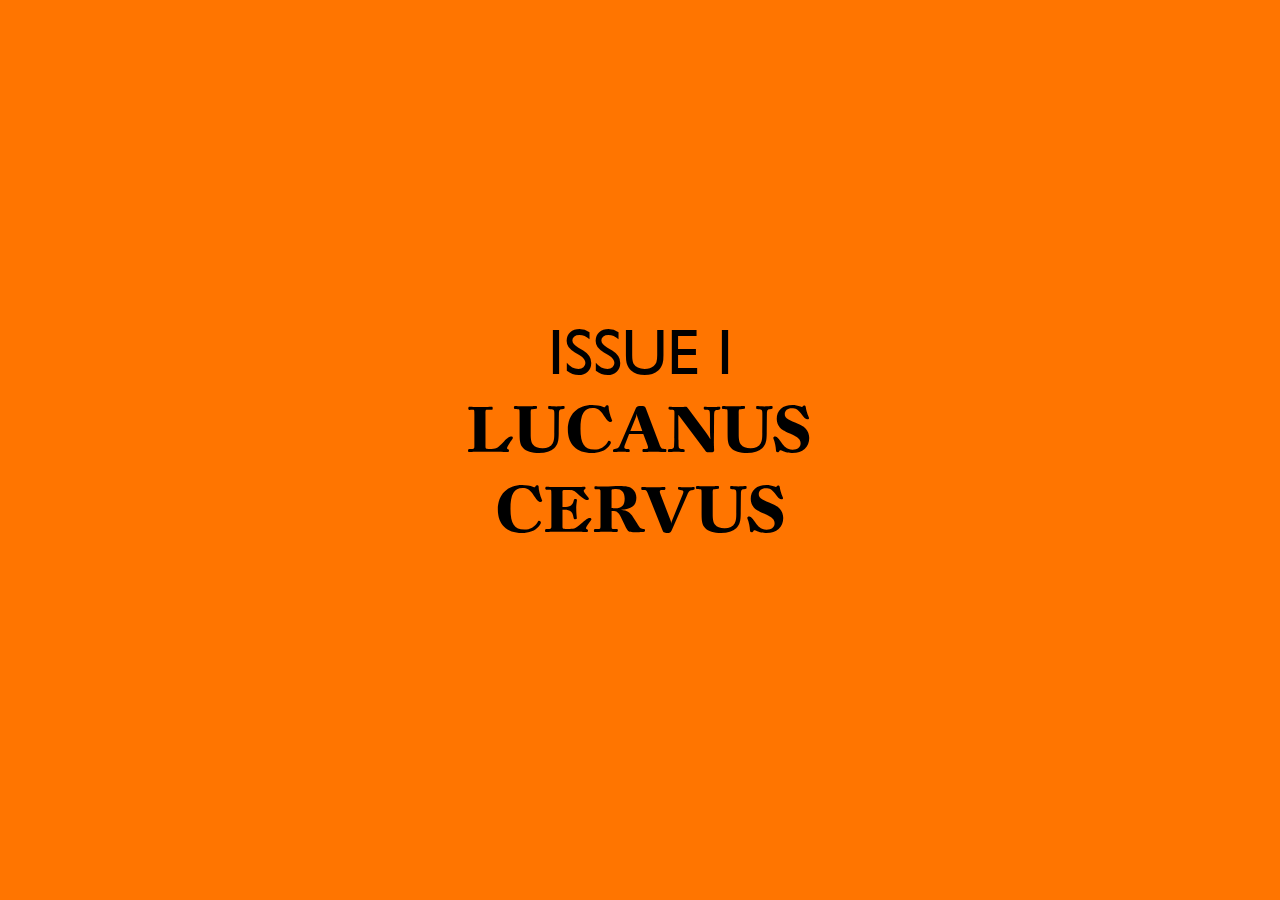
<file: index.html>
<!DOCTYPE html>
<html lang="en" >
<head>
  <meta charset="UTF-8">
  <title>70percento</title>
  <meta name="viewport" content="width=device-width, initial-scale=1">
  <link rel="stylesheet" href="./style.css">
  <link rel="icon" href="assets/favicon01.png" sizes="16x16" type="image/png">

</head>
<body>

  <div class="background">
    <div class="container">
      <a href="lucanuscervus/eng.html"class="titleSans">
        <div class="titleSans">issue I</div>
        <div class="titleSerif">Lucanus Cervus</div><br>
      </a>
    <div>
  </div>

</body>
</html>
</file>
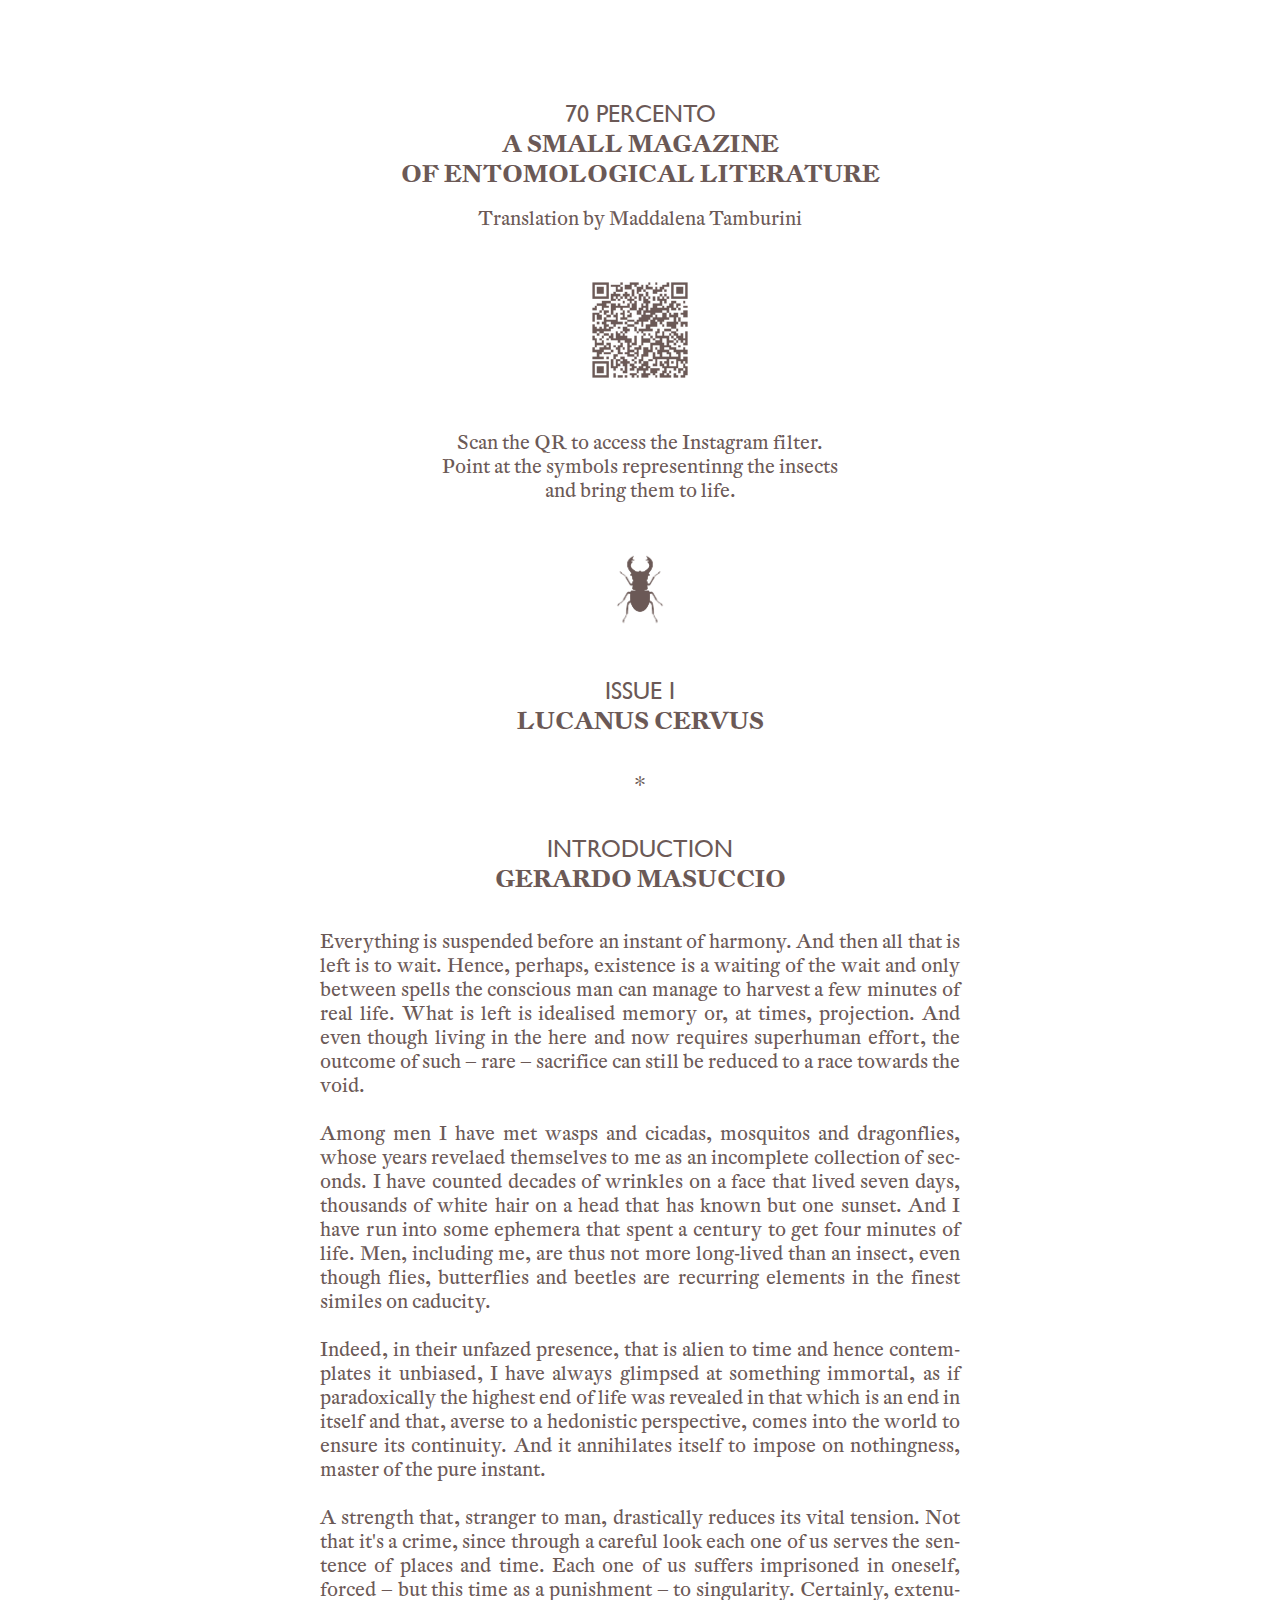
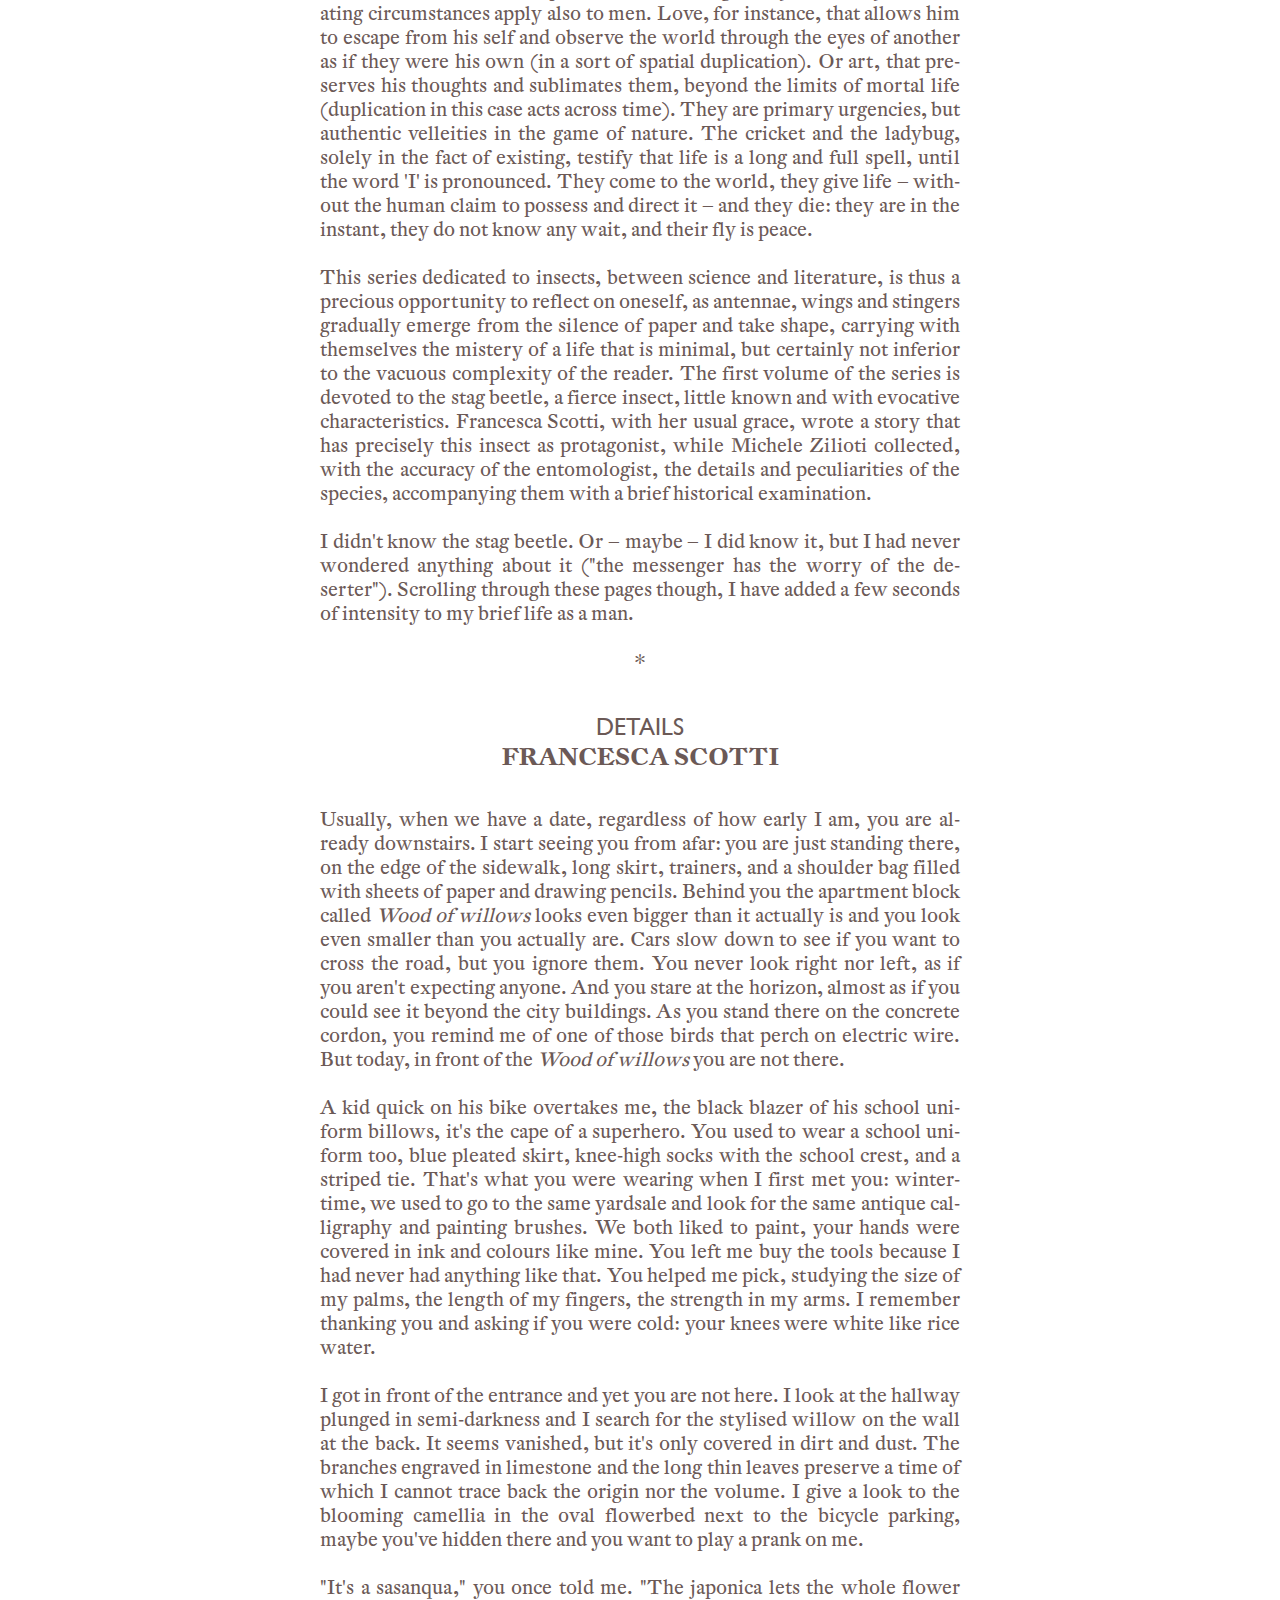
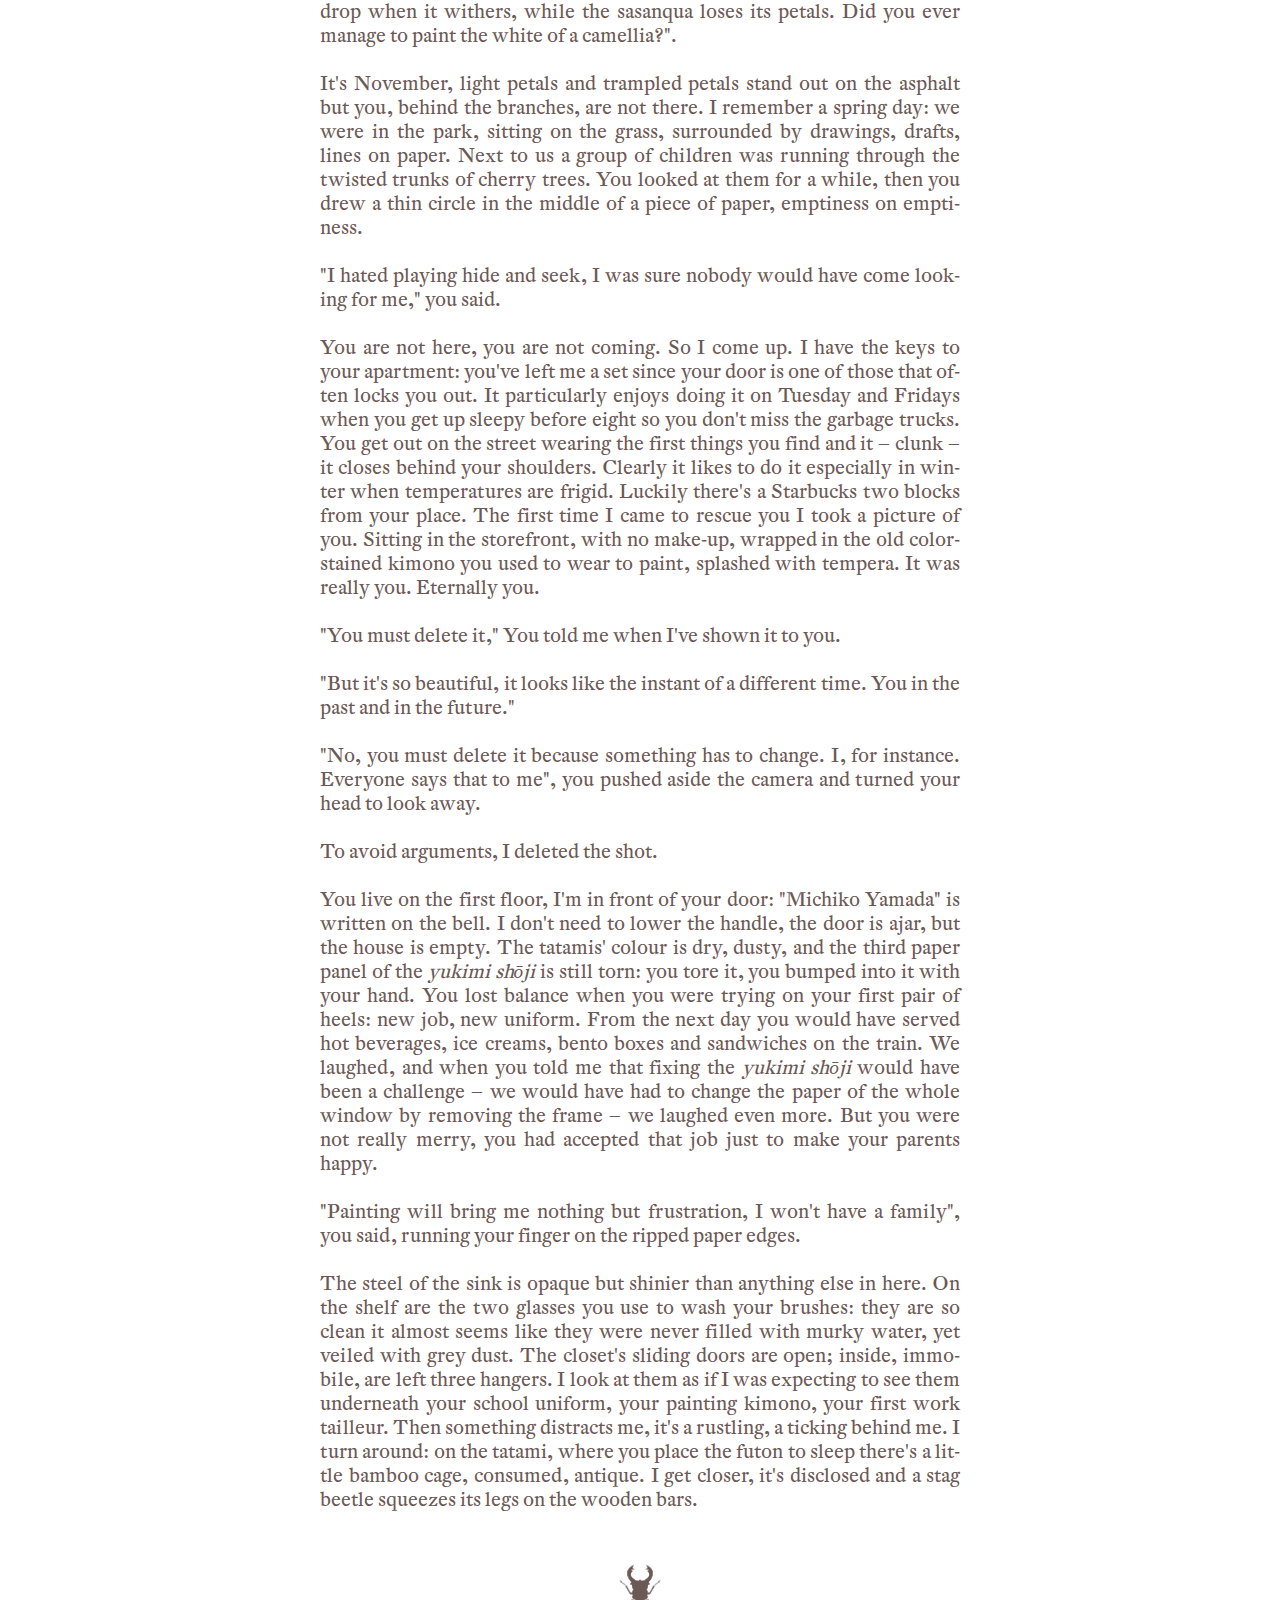
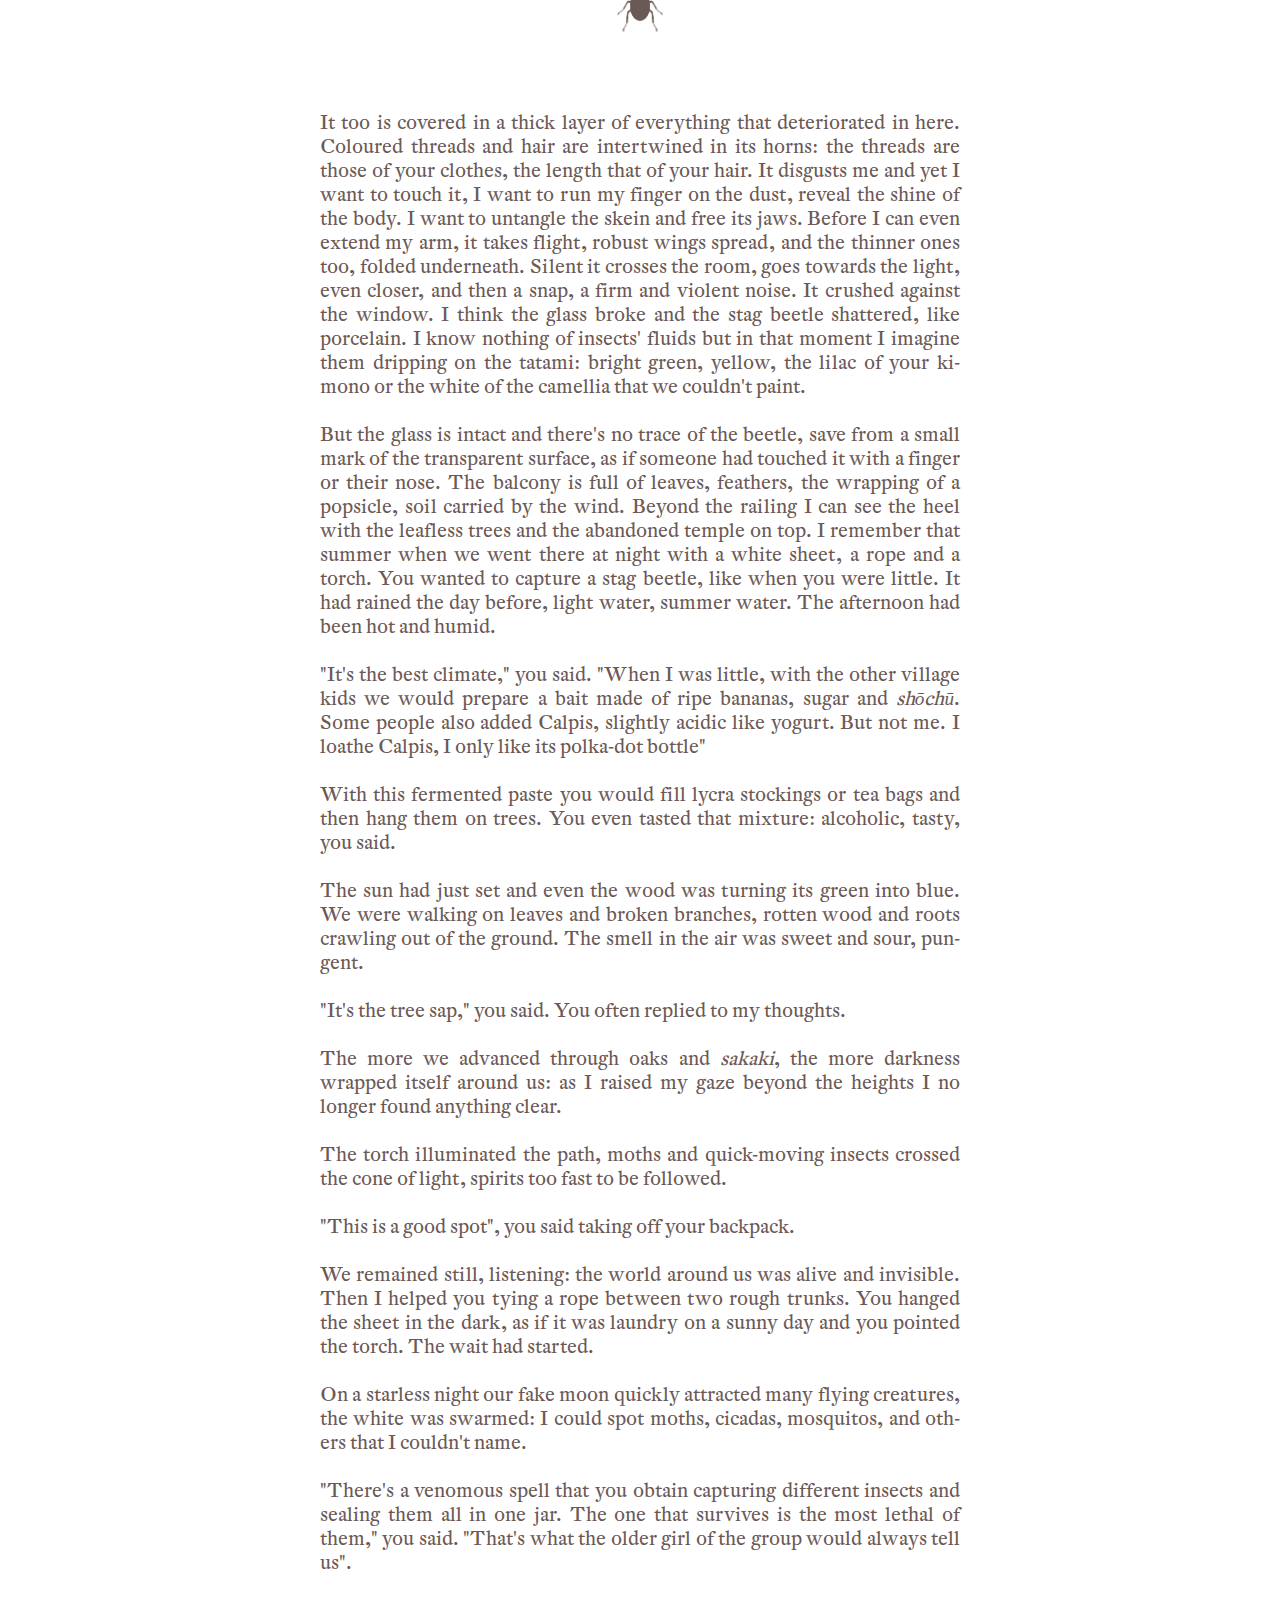
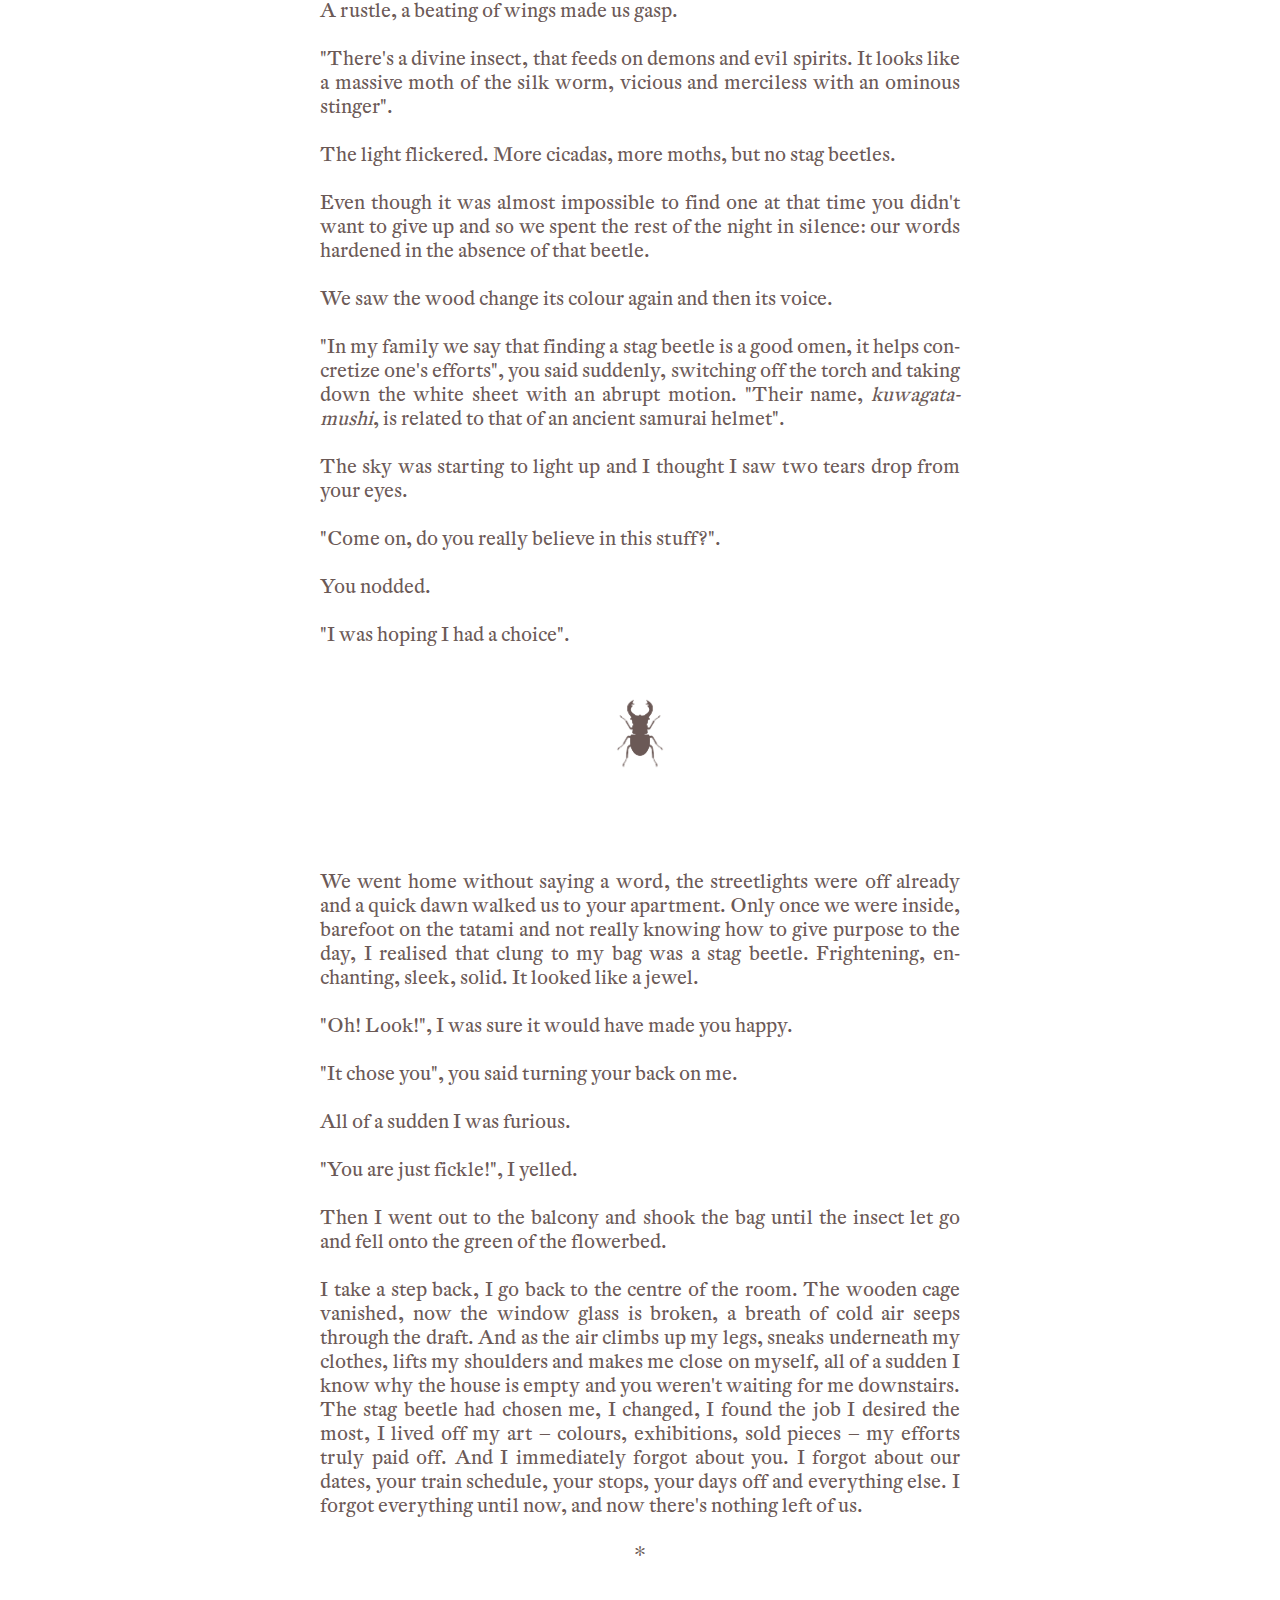
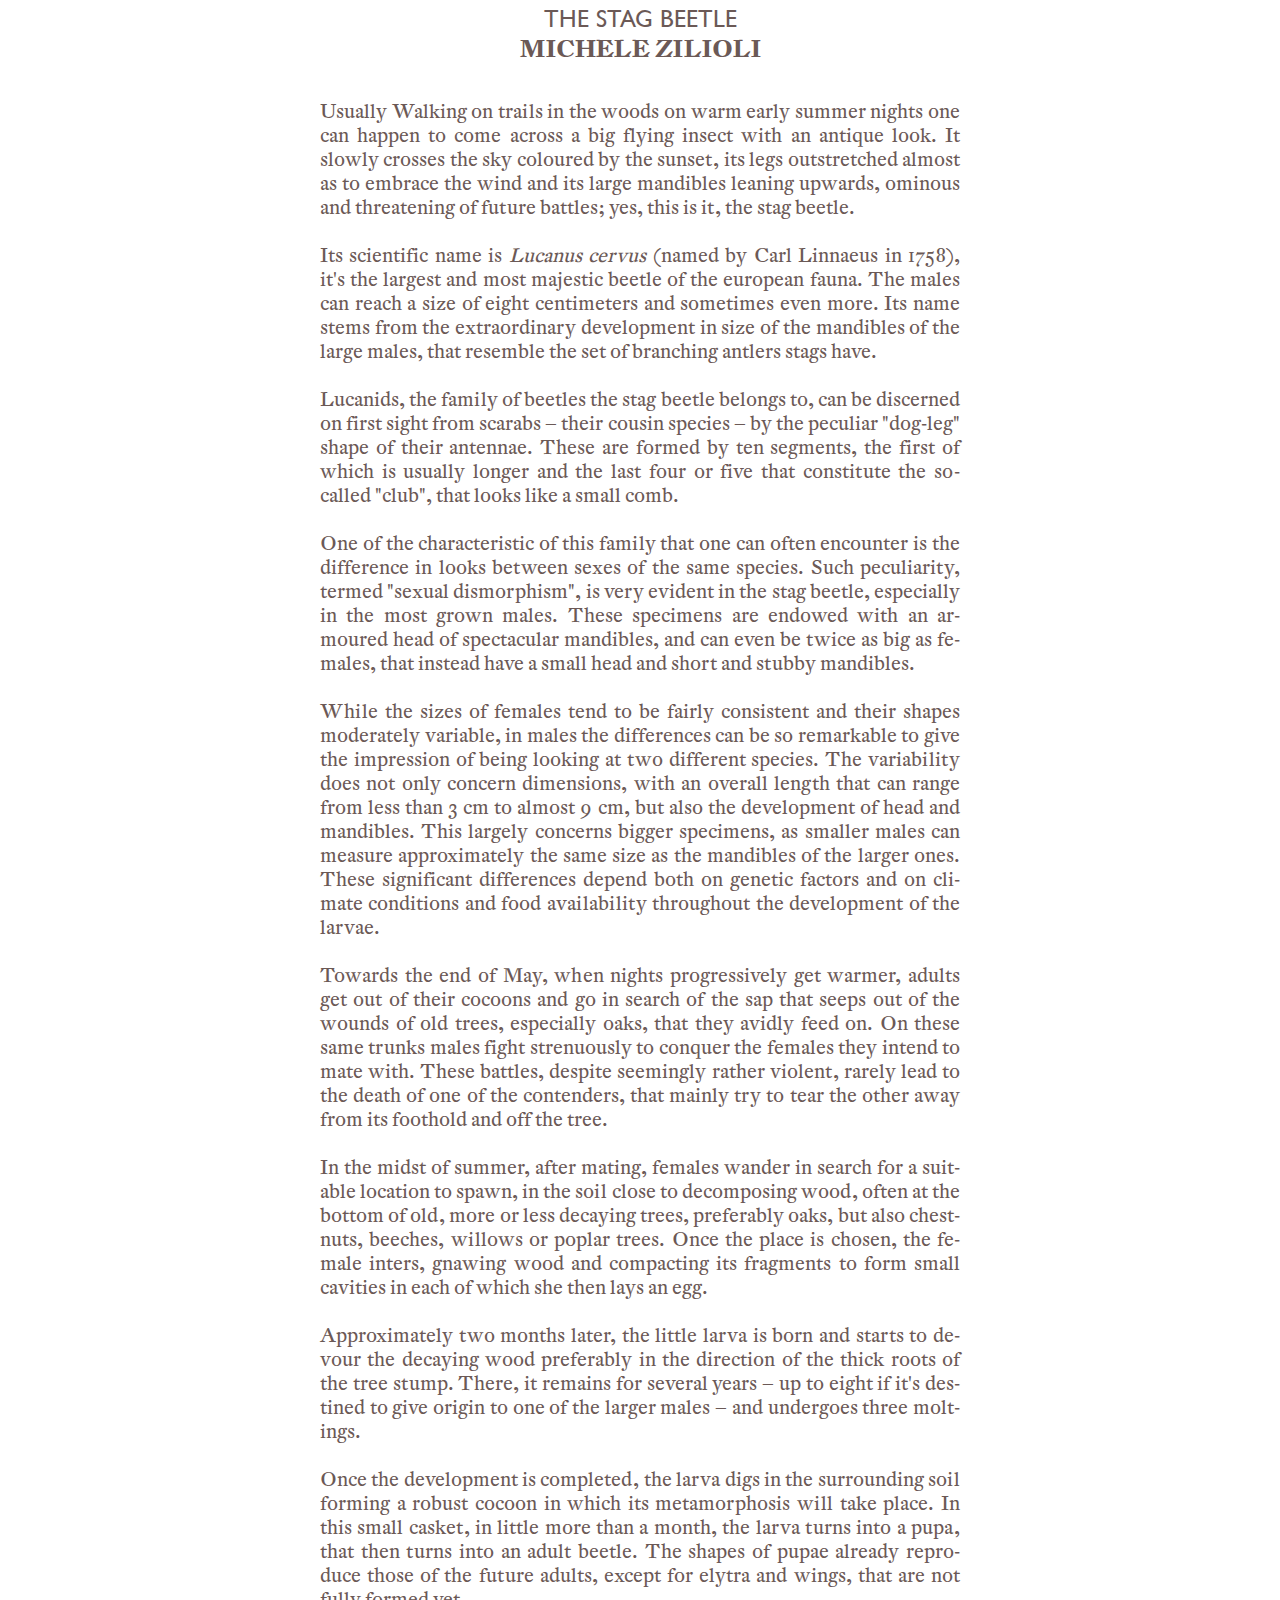
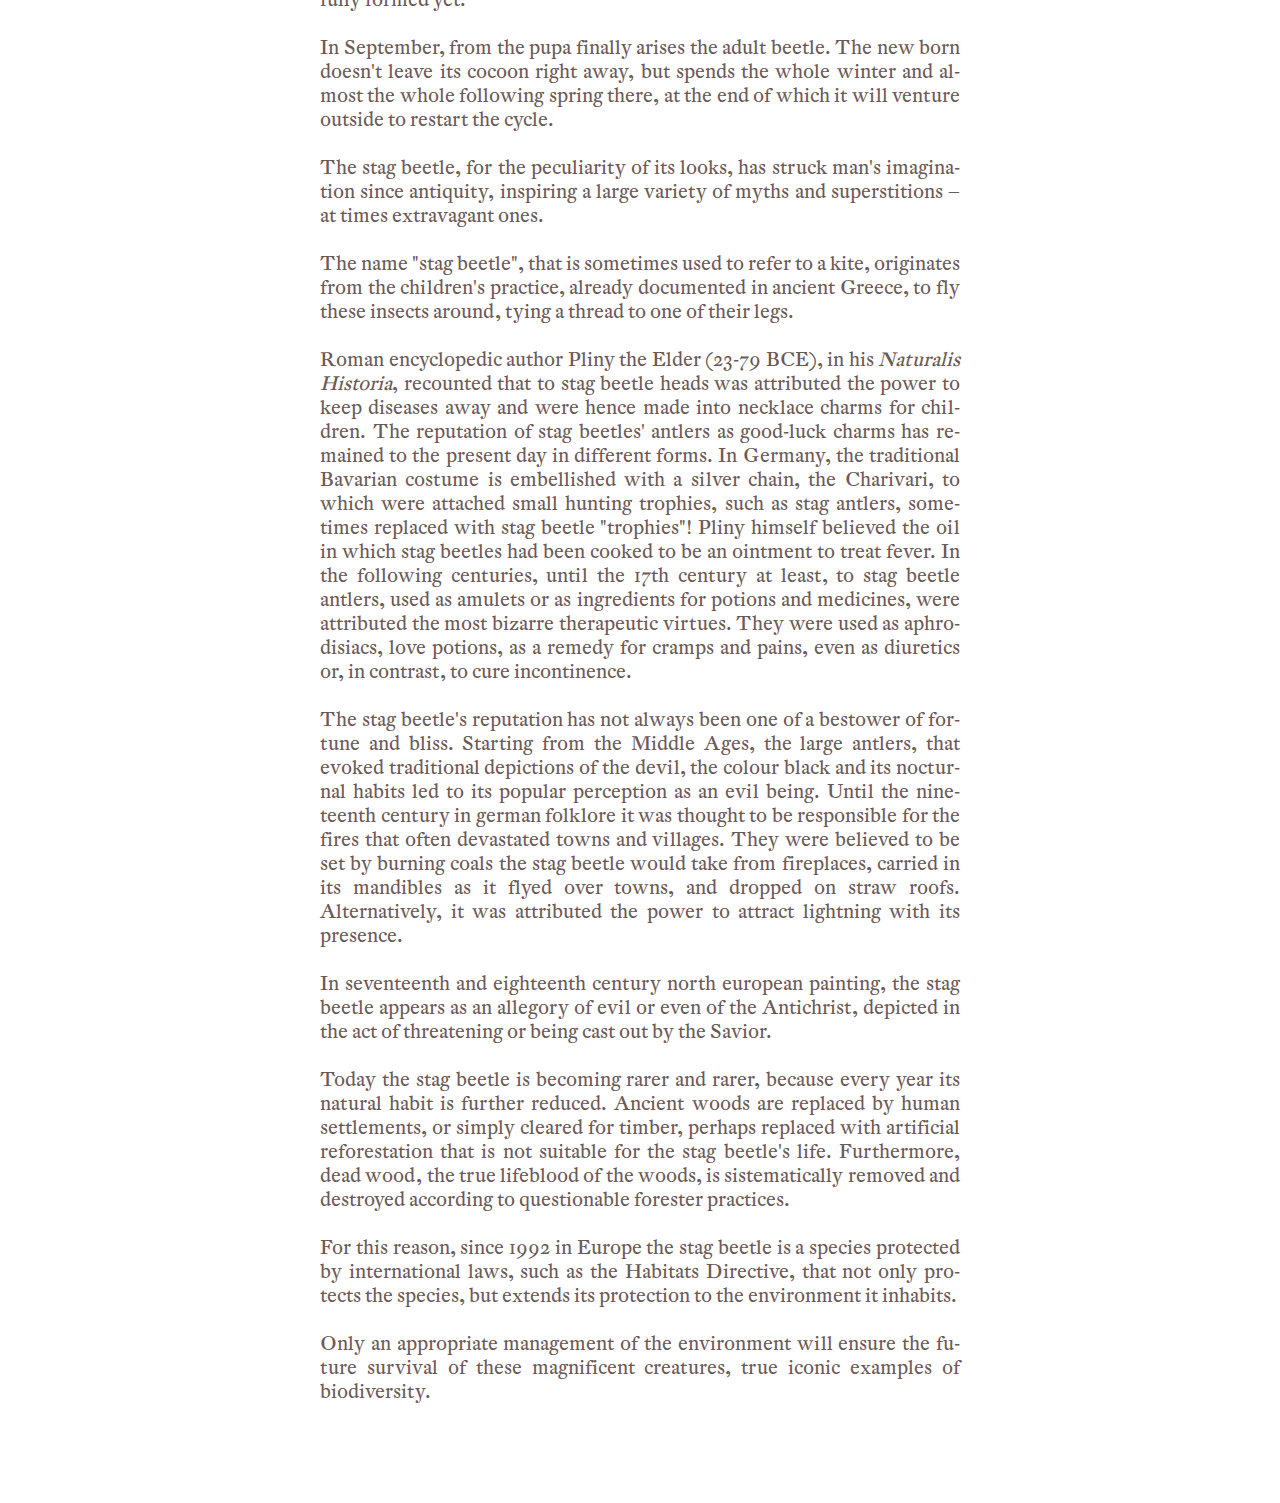
<file: lucanuscervus/eng.html>
<!DOCTYPE html>
<html lang="en" >
<head>
  <meta charset="UTF-8">
  <title>70percento</title>
  <meta name="viewport" content="width=device-width, initial-scale=1">
  <link rel="stylesheet" href="../style.css">
  <link rel="icon" href="../assets/favicon01.png" sizes="16x16" type="image/png">

</head>
<body>
  <div class="background2">
    <div class="container">
      <div class="intro">
        <div class="titleSansInt">70 percento</div>
        <div class="titleSerifInt">a small magazine <br> of entomological literature</div><br>
        <div class="info">Translation by Maddalena Tamburini</div>
        <img class="qr" src="../assets/QR_code.png">
        <div class="info">Scan the QR to access the Instagram filter. <br> Point at the symbols representinng the insects <br> and bring them to life.</div>
      </div>
      <div class="book">
        <img class="icon" src="../assets/cervo_icon.png">
        <div class="titleSansInt">issue I</div>
        <div class="titleSerifInt">Lucanus Cervus</div><br><br>
        <div class="titleSansInt">*</div><br><br>
        <div class="titleSansInt">introduction</div>
        <div class="titleSerifInt">Gerardo Masuccio</div><br><br>
        <div class="bodyInt">Everything is suspended before an instant of harmony. And then all that is left is to wait. Hence, perhaps,
            existence is a waiting of the wait and only between spells the conscious man can manage to harvest a few minutes of real life. What is left is idealised memory or, at times, projection.
            And even though living in the here and now requires superhuman effort, the outcome of such – rare – sacrifice can still be reduced to a race towards the void.
            <br><br>Among men I have met wasps and cicadas, mosquitos and dragonflies, whose years revelaed themselves to me as an incomplete collection of seconds. I have counted decades of wrinkles on a face that lived seven days,
            thousands of white hair on a head that has known but one sunset. And I have run into some ephemera that spent a century to get four minutes of life. Men, including me, are thus not more long-lived than an insect,
            even though flies, butterflies and beetles are recurring elements in the finest similes on caducity.
            <br><br>Indeed, in their unfazed presence, that is alien to time and hence contemplates it unbiased, I have always glimpsed at something immortal,
            as if paradoxically the highest end of life was revealed in that which is an end in itself and that,
            averse to a hedonistic perspective, comes into the world to ensure its continuity.
            And it annihilates itself to impose on nothingness, master of the pure instant.
            <br><br>A strength that, stranger to man, drastically reduces its vital tension.
            Not that it's a crime, since through a careful look each one of us serves the sentence of places and time.
            Each one of us suffers imprisoned in oneself, forced – but this time as a punishment – to singularity.
            Certainly, extenuating circumstances apply also to men. Love, for instance, that allows him to escape from his self
            and observe the world through the eyes of another as if they were his own (in a sort of spatial duplication). Or art,
            that preserves his thoughts and sublimates them, beyond the limits of mortal life (duplication in this case acts across time).
            They are primary urgencies, but authentic velleities in the game of nature. The cricket and the ladybug,
            solely in the fact of existing, testify that life is a long and full spell, until the word 'I' is pronounced.
            They come to the world, they give life – without the human claim to possess and direct it
            – and they die: they are in the instant, they do not know any wait, and their fly is peace.
            <br><br>This series dedicated to insects, between science and literature, is thus a precious opportunity to reflect on oneself,
            as antennae, wings and stingers gradually emerge from the silence of paper and take shape, carrying with themselves the mistery
            of a life that is minimal, but certainly not inferior to the vacuous complexity of the reader.
            The first volume of the series is devoted to the stag beetle, a fierce insect, little known and with evocative characteristics.
            Francesca Scotti, with her usual grace, wrote a story that has precisely this insect as protagonist, while Michele Zilioti collected,
            with the accuracy of the entomologist, the details and peculiarities of the species, accompanying them with a brief historical examination.
            <br><br>I didn't know the stag beetle. Or – maybe – I did know it, but I had never wondered anything about it ("the messenger has the worry of the deserter").
            Scrolling through these pages though, I have added a few seconds of intensity to my brief life as a man.
            <br><br>
          </div>
          <div class="titleSansInt">*</div><br><br>
          <div class="titleSansInt">Details</div>
          <div class="titleSerifInt">Francesca Scotti</div><br><br>
            <div class="bodyInt">Usually, when we have a date, regardless of how early I am, you are already downstairs. I start seeing you from afar: you are just standing there, on the edge of the sidewalk, long skirt, trainers, and a shoulder bag filled with sheets of paper and drawing pencils. Behind you the apartment block called <em> Wood of willows</em> looks even bigger than it actually is and you look even smaller than you actually are. Cars slow down to see if you want to cross the road, but you ignore them. You never look right nor left, as if you aren't expecting anyone. And you stare at the horizon, almost as if you could see it beyond the city buildings. As you stand there on the concrete cordon, you remind me of one of those birds that perch on electric wire. But today, in front of the <em>Wood of willows</em> you are not there.
            <br><br> A kid quick on his bike overtakes me, the black blazer of his school uniform billows, it's the cape of a superhero. You used to wear a school uniform too, blue pleated skirt, knee-high socks with the school crest, and a striped tie. That's what you were wearing when I first met you: wintertime, we used to go to the same yardsale and look for the same antique calligraphy and painting brushes. We both liked to paint, your hands were covered in ink and colours like mine. You left me buy the tools because I had never had anything like that. You helped me pick, studying the size of my palms, the length of my fingers, the strength in my arms. I remember thanking you and asking if you were cold: your knees were white like rice water.
            <br><br>I got in front of the entrance and yet you are not here. I look at the hallway plunged in semi-darkness and I search for the stylised willow on the wall at the back. It seems vanished, but it's only covered in dirt and dust. The branches engraved in limestone and the long thin leaves preserve a time of which I cannot trace back the origin nor the volume. I give a look to the blooming camellia in the oval flowerbed next to the bicycle parking, maybe you've hidden there and you want to play a prank on me.
            <br><br>"It's a sasanqua," you once told me. "The japonica lets the whole flower drop when it withers, while the sasanqua loses its petals. Did you ever manage to paint the white of a camellia?".
            <br><br>It's November, light petals and trampled petals stand out on the asphalt but you, behind the branches, are not there. I remember a spring day: we were in the park, sitting on the grass, surrounded by drawings, drafts, lines on paper. Next to us a group of children was running through the twisted trunks of cherry trees. You looked at them for a while, then you drew a thin circle in the middle of a piece of paper, emptiness on emptiness.
            <br><br>"I hated playing hide and seek, I was sure nobody would have come looking for me," you said.
            <br><br>You are not here, you are not coming. So I come up. I have the keys to your apartment: you've left me a set since your door is one of those that often locks you out. It particularly enjoys doing it on Tuesday and Fridays when you get up sleepy before eight so you don't miss the garbage trucks. You get out on the street wearing the first things you find and it – clunk – it closes behind your shoulders. Clearly it likes to do it especially in winter when temperatures are frigid. Luckily there's a Starbucks two blocks from your place. The first time I came to rescue you I took a picture of you. Sitting in the storefront, with no make-up, wrapped in the old color-stained kimono you used to wear to paint, splashed with tempera. It was really you. Eternally you.
            <br><br>"You must delete it," You told me when I've shown it to you.
            <br><br>"But it's so beautiful, it looks like the instant of a different time. You in the past and in the future."
            <br><br>"No, you must delete it because something has to change. I, for instance. Everyone says that to me", you pushed aside the camera and turned your head to look away.
            <br><br>To avoid arguments, I deleted the shot.
            <br><br>You live on the first floor, I'm in front of your door: "Michiko Yamada" is written on the bell. I don't need to lower the handle, the door is ajar, but the house is empty. The tatamis' colour is dry, dusty, and the third paper panel of the <em> yukimi shōji </em> is still torn: you tore it, you bumped into it with your hand. You lost balance when you were trying on your first pair of heels: new job, new uniform. From the next day you would have served hot beverages, ice creams, bento boxes and sandwiches on the train. We laughed, and when you told me that fixing the <em> yukimi shōji </em> would have been a challenge – we would have had to change the paper of the whole window by removing the frame – we laughed even more. But you were not really merry, you had accepted that job just to make your parents happy.
            <br><br>"Painting will bring me nothing but frustration, I won't have a family", you said, running your finger on the ripped paper edges.
            <br><br>The steel of the sink is opaque but shinier than anything else in here. On the shelf are the two glasses you use to wash your brushes: they are so clean it almost seems like they were never filled with murky water, yet veiled with grey dust. The closet's sliding doors are open; inside, immobile, are left three hangers. I look at them as if I was expecting to see them underneath your school uniform, your painting kimono, your first work tailleur. Then something distracts me, it's a rustling, a ticking behind me. I turn around: on the tatami, where you place the futon to sleep there's a little bamboo cage, consumed, antique. I get closer, it's disclosed and a stag beetle squeezes its legs on the wooden bars. <br>
            <img class="icon" src="../assets/cervo_icon.png"><br>
            It too is covered in a thick layer of everything that deteriorated in here. Coloured threads and hair are intertwined in its horns: the threads are those of your clothes, the length that of your hair. It disgusts me and yet I want to touch it, I want to run my finger on the dust, reveal the shine of the body. I want to untangle the skein and free its jaws. Before I can even extend my arm, it takes flight, robust wings spread, and the thinner ones too, folded underneath. Silent it crosses the room, goes towards the light, even closer, and then a snap, a firm and violent noise. It crushed against the window. I think the glass broke and the stag beetle shattered, like porcelain. I know nothing of insects' fluids but in that moment I imagine them dripping on the tatami: bright green, yellow, the lilac of your kimono or the white of the camellia that we couldn't paint.
            <br><br>But the glass is intact and there's no trace of the beetle, save from a small mark of the transparent surface, as if someone had touched it with a finger or their nose. The balcony is full of leaves, feathers, the wrapping of a popsicle, soil carried by the wind. Beyond the railing I can see the heel with the leafless trees and the abandoned temple on top. I remember that summer when we went there at night with a white sheet, a rope and a torch. You wanted to capture a stag beetle, like when you were little. It had rained the day before, light water, summer water. The afternoon had been hot and humid.
            <br><br>"It's the best climate," you said. "When I was little, with the other village kids we would prepare a bait made of ripe bananas, sugar and <em>shōchū</em>. Some people also added Calpis, slightly acidic like yogurt. But not me. I loathe Calpis, I only like its polka-dot bottle"
            <br><br>With this fermented paste you would fill lycra stockings or tea bags and then hang them on trees. You even tasted that mixture: alcoholic, tasty, you said.
            <br><br>The sun had just set and even the wood was turning its green into blue. We were walking on leaves and broken branches, rotten wood and roots crawling out of the ground. The smell in the air was sweet and sour, pungent.
            <br><br>"It's the tree sap," you said. You often replied to my thoughts.
            <br><br>The more we advanced through oaks and <em>sakaki</em>, the more darkness wrapped itself around us: as I raised my gaze beyond the heights I no longer found anything clear.
            <br><br>The torch illuminated the path, moths and quick-moving insects crossed the cone of light, spirits too fast to be followed.
            <br><br>"This is a good spot", you said taking off your backpack.
            <br><br>We remained still, listening: the world around us was alive and invisible. Then I helped you tying a rope between two rough trunks. You hanged the sheet in the dark, as if it was laundry on a sunny day and you pointed the torch. The wait had started.
            <br><br>On a starless night our fake moon quickly attracted many flying creatures, the white was swarmed: I could spot moths, cicadas, mosquitos, and others that I couldn't name.
            <br><br>"There's a venomous spell that you obtain capturing different insects and sealing them all in one jar. The one that survives is the most lethal of them," you said. "That's what the older girl of the group would always tell us".
            <br><br>A rustle, a beating of wings made us gasp.
            <br><br>"There's a divine insect, that feeds on demons and evil spirits. It looks like a massive moth of the silk worm, vicious and merciless with an ominous stinger".
            <br><br>The light flickered. More cicadas, more moths, but no stag beetles.
            <br><br>Even though it was almost impossible to find one at that time you didn't want to give up and so we spent the rest of the night in silence: our words hardened in the absence of that beetle.
            <br><br>We saw the wood change its colour again and then its voice.
            <br><br>"In my family we say that finding a stag beetle is a good omen, it helps concretize one's efforts", you said suddenly, switching off the torch and taking down the white sheet with an abrupt motion. "Their name, <em>kuwagatamushi</em>, is related to that of an ancient samurai helmet".
            <br><br>The sky was starting to light up and I thought I saw two tears drop from your eyes.
            <br><br>"Come on, do you really believe in this stuff?".
            <br><br>You nodded.
            <br><br>"I was hoping I had a choice".
            <br>
            <img class="icon" src="../assets/cervo_icon.png">
            <br><br>We went home without saying a word, the streetlights were off already and a quick dawn walked us to your apartment. Only once we were inside, barefoot on the tatami and not really knowing how to give purpose to the day, I realised that clung to my bag was a stag beetle. Frightening, enchanting, sleek, solid. It looked like a jewel.
            <br><br>"Oh! Look!", I was sure it would have made you happy.
            <br><br>"It chose you", you said turning your back on me.
            <br><br>All of a sudden I was furious.
            <br><br>"You are just fickle!", I yelled.
            <br><br>Then I went out to the balcony and shook the bag until the insect let go and fell onto the green of the flowerbed.
            <br><br>I take a step back, I go back to the centre of the room. The wooden cage vanished, now the window glass is broken, a breath of cold air seeps through the draft. And as the air climbs up my legs, sneaks underneath my clothes, lifts my shoulders and makes me close on myself, all of a sudden I know why the house is empty and you weren't waiting for me downstairs. The stag beetle had chosen me, I changed, I found the job I desired the most, I lived off my art – colours, exhibitions, sold pieces – my efforts truly paid off. And I immediately forgot about you. I forgot about our dates, your train schedule, your stops, your days off and everything else. I forgot everything until now, and now there's nothing left of us.
            <br><br>
          </div>
          <div class="titleSansInt">*</div><br><br>
          </div>
          <div class="titleSansInt">The stag beetle</div>
          <div class="titleSerifInt">Michele Zilioli</div><br><br>
          <div class="bodyInt">Usually
            Walking on trails in the woods on warm early summer nights one can happen to come across a big flying insect with an antique look. It slowly crosses the sky coloured by the sunset, its legs outstretched almost as to embrace the wind and its large mandibles leaning upwards, ominous and threatening of future battles; yes, this is it, the stag beetle.
            <br><br>Its scientific name is <em>Lucanus cervus</em> (named by Carl Linnaeus in 1758), it's the largest and most majestic beetle of the european fauna. The males can reach a size of eight centimeters and sometimes even more. Its name stems from the extraordinary development in size of the mandibles of the large males, that resemble the set of branching antlers stags have.
            <br><br>Lucanids, the family of beetles the stag beetle belongs to, can be discerned on first sight from scarabs – their cousin species – by the peculiar "dog-leg" shape of their antennae. These are formed by ten segments, the first of which is usually longer and the last four or five that constitute the so-called "club", that looks like a small comb.
            <br><br>One of the characteristic of this family that one can often encounter is the difference in looks between sexes of the same species. Such peculiarity, termed "sexual dismorphism", is very evident in the stag beetle, especially in the most grown males. These specimens are endowed with an armoured head of spectacular mandibles, and can even be twice as big as females, that instead have a small head and short and stubby mandibles.
            <br><br>While the sizes of females tend to be fairly consistent and their shapes moderately variable, in males the differences can be so remarkable to give the impression of being looking at two different species. The variability does not only concern dimensions, with an overall length that can range from less than 3 cm to almost 9 cm, but also the development of head and mandibles. This largely concerns bigger specimens, as smaller males can measure approximately the same size as the mandibles of the larger ones. These significant differences depend both on genetic factors and on climate conditions and food availability throughout the development of the larvae.
            <br><br>Towards the end of May, when nights progressively get warmer, adults get out of their cocoons and go in search of the sap that seeps out of the wounds of old trees, especially oaks, that they avidly feed on. On these same trunks males fight strenuously to conquer the females they intend to mate with. These battles, despite seemingly rather violent, rarely lead to the death of one of the contenders, that mainly try to tear the other away from its foothold and off the tree.
            <br><br>In the midst of summer, after mating, females wander in search for a suitable location to spawn, in the soil close to decomposing wood, often at the bottom of old, more or less decaying trees, preferably oaks, but also chestnuts, beeches, willows or poplar trees. Once the place is chosen, the female inters, gnawing wood and compacting its fragments to form small cavities in each of which she then lays an egg.
            <br><br>Approximately two months later, the little larva is born and starts to devour the decaying wood preferably in the direction of the thick roots of the tree stump. There, it remains for several years – up to eight if it's destined to give origin to one of the larger males – and undergoes three moltings.
            <br><br>Once the development is completed, the larva digs in the surrounding soil forming a robust cocoon in which its metamorphosis will take place. In this small casket, in little more than a month, the larva turns into a pupa, that then turns into an adult beetle. The shapes of pupae already reproduce those of the future adults, except for elytra and wings, that are not fully formed yet.
            <br><br>In September, from the pupa finally arises the adult beetle. The new born doesn't leave its cocoon right away, but spends the whole winter and almost the whole following spring there, at the end of which it will venture outside to restart the cycle.
            <br><br>The stag beetle, for the peculiarity of its looks, has struck man's imagination since antiquity, inspiring a large variety of myths and superstitions – at times extravagant ones.
            <br><br>The name "stag beetle", that is sometimes used to refer to a kite, originates from the children's practice, already documented in ancient Greece, to fly these insects around, tying a thread to one of their legs.
            <br><br>Roman encyclopedic author Pliny the Elder (23-79 BCE), in his <em>Naturalis Historia</em>, recounted that to stag beetle heads was attributed the power to keep diseases away and were hence made into necklace charms for children. The reputation of stag beetles' antlers as good-luck charms has remained to the present day in different forms. In Germany, the traditional Bavarian costume is embellished with a silver chain, the Charivari, to which were attached small hunting trophies, such as stag antlers, sometimes replaced with stag beetle "trophies"! Pliny himself believed the oil in which stag beetles had been cooked to be an ointment to treat fever. In the following centuries, until the 17th century at least, to stag beetle antlers, used as amulets or as ingredients for potions and medicines, were attributed the most bizarre therapeutic virtues. They were used as aphrodisiacs, love potions, as a remedy for cramps and pains, even as diuretics or, in contrast, to cure incontinence.
            <br><br>The stag beetle's reputation has not always been one of a bestower of fortune and bliss. Starting from the Middle Ages, the large antlers, that evoked traditional depictions of the devil, the colour black and its nocturnal habits led to its popular perception as an evil being. Until the nineteenth century in german folklore it was thought to be responsible for the fires that often devastated towns and villages. They were believed to be set by burning coals the stag beetle would take from fireplaces, carried in its mandibles as it flyed over towns, and dropped on straw roofs. Alternatively, it was attributed the power to attract lightning with its presence.
            <br><br>In seventeenth and eighteenth century north european painting, the stag beetle appears as an allegory of evil or even of the Antichrist, depicted in the act of threatening or being cast out by the Savior.
            <br><br>Today the stag beetle is becoming rarer and rarer, because every year its natural habit is further reduced. Ancient woods are replaced by human settlements, or simply cleared for timber, perhaps replaced with artificial reforestation that is not suitable for the stag beetle's life. Furthermore, dead wood, the true lifeblood of the woods, is sistematically removed and destroyed according to questionable forester practices.
            <br><br>For this reason, since 1992 in Europe the stag beetle is a species protected by international laws, such as the Habitats Directive, that not only protects the species, but extends its protection to the environment it inhabits.
            <br><br>Only an appropriate management of the environment will ensure the future survival of these magnificent creatures, true iconic examples of biodiversity.
          </div>
        </div>
      </div>
    </div>

</body>
</html>
</file>
<file: style.css>
body {
  margin: 0;
}

/* FONT */

@font-face {
  font-family: DTLFleischmann-Bold;
  src: url('DTLFleischmann-DBold.otf');
}

@font-face {
  font-family: DTLFleischmann-Regular;
  src: url('DTLFleischmann-STRegular.otf');
}

@font-face {
  font-family: DTLFleischmann-Italic;
  src: url('DTLFleischmann-STItalic.otf');
}

@font-face {
  font-family: GillSans;
  src: url('GillSans.ttc');
}

/* LINK */

.container a:link {
  color: black;
  text-decoration: none;
}

.container a:visited {
  color: black;
}

.container a:hover {
  color: #ff7500;
}

.rightContainer a:active {
  color: black;
}

/* STRUCTURE */

.background {
  background-color: #ff7500;
  height: 100vh;
  display: flex;
  justify-content: center;
  align-items: center;
}

.background2 {
  display: flex;
  justify-content: center;
  align-items: center;

}

.container {
  /*background-color: yellow;*/
  margin: 0 auto;
  width: 50%;
  padding: 100px;

}

ul {
  padding: 0;
}


.lucanus {
  display: block;
  margin-left: auto;
  margin-right: auto;
  width: 10%;
}

.icon {
  max-width: 50px;
  margin: 0 auto;
  text-align: center;
  display: block;
  padding: 50px 0;
}

.qr {
  max-width: 100px;
  margin: 0 auto;
  text-align: center;
  display: block;
  padding: 50px 0;
}

.intro {
  min-height: 100%;
}

.book {
  /*padding-top: 30px;*/
}

/* STYLE */

.titleSans {
  color: black;
  font-family: GillSans;
  font-size: 2em;
  /*letter-spacing: 0.05em;*/
  text-align: center;
  text-transform: uppercase;
}

.titleSerif {
  color: black;
  font-family: DTLFleischmann-Bold;
  font-size: 2em;
  /*letter-spacing: 0.05em;*/
  text-align: center;
  text-transform: uppercase;
}

.SubTitleSans {
  color: black;
  font-family: GillSans;
  font-size: 1em;
  /*letter-spacing: 0.05em;*/
  text-align: center;
  text-transform: uppercase;
}

.body {
  color: black;
  font-family: DTLFleischmann-Regular;
  font-size: 1.2em;
  text-align: center;
}

.titleSansInt {
  color: #6b5956;
  font-family: GillSans;
  font-size: 1.5em;
  text-align: center;
  text-transform: uppercase;
}

.titleSerifInt {
  color: #6b5956;
  font-family: DTLFleischmann-Bold;
  font-size: 1.5em;
  /*letter-spacing: 0.05em;*/
  text-align: center;
  text-transform: uppercase;
}

.bodyInt {
  color: #6b5956;
  font-family: DTLFleischmann-Regular;
  font-size: 1.2em;
  text-align: justify;
  hyphens: auto;
}

.bodyItalic {
  color: #6b5956;
  font-family: DTLFleischmann-Italic;
  font-size: 1.2em;
  text-align: justify;
  hyphens: auto;
}

.info {
  color: #6b5956;
  font-family: DTLFleischmann-Regular;
  font-size: 1.2em;
  text-align: center;
  hyphens: auto;
}

h1 {
  font-weight: normal;
  letter-spacing: .125rem;
  text-transform: uppercase;
}

li {
  display: inline-block;
  font-family: GillSans;
  font-size: 1em;
  list-style-type: none;
  padding: 1em;
  text-transform: uppercase;
  text-align: center;
}

li span {
  display: block;
  font-size: 4.5rem;
  font-family: DTLFleischmann-Bold;
  text-align: center;
}

.emoji {
  display: none;
  padding: 1rem;
}

.emoji span {
  font-size: 4rem;
  padding: 0 .5rem;
}

@media all and (max-width: 768px) {

  .titleSans {
    font-size: 1.3em;
  }

  .titleSerif {
    font-size: 1.3em;
  }

  h1 {
    font-size: 1.5rem;
  }

  li {
    font-size: 0.8rem;
    padding: .35rem;
  }

  li span {
    font-size: 1.75rem;
  }

  ul {
    padding-top: 40px;
    position: absolute;
    left: 50%;
    -webkit-transform: translate(-50%, -50%);
    width: fit-content;
  }

  .titleSans {
    color: black;
    font-family: GillSans;
    font-size: 1.25em;
    /*letter-spacing: 0.05em;*/
    text-align: center;
    text-transform: uppercase;
  }

  .titleSerif {
    color: black;
    font-family: DTLFleischmann-Bold;
    font-size: 1.5em;
    /*letter-spacing: 0.05em;*/
    text-align: center;
    text-transform: uppercase;
  }

  .SubTitleSans {
    color: black;
    font-family: GillSans;
    font-size: 0.8em;
    /*letter-spacing: 0.05em;*/
    text-align: center;
    text-transform: uppercase;
  }

  .container {
    width: 90%;
    padding: 50px 30px;
  }
  
  .bodyInt {
    text-justify: distribute;
    word-spacing:-2px;
  }

  /*#countdown {
    position: relative;
  }*/
}

/* iPads (portrait and landscape) ----------- */
@media only screen and (min-width : 550px) and (max-width : 1024px) {
  ul {
    padding-top: 40px;
    position: absolute;
    left: 50%;
    -webkit-transform: translate(-50%, -50%);
    width: fit-content;
  }

  li {
    font-size: 0.8rem;
    padding: .35rem;
  }

  li span {
    font-size: 1.75rem;
  }
}
</file>
